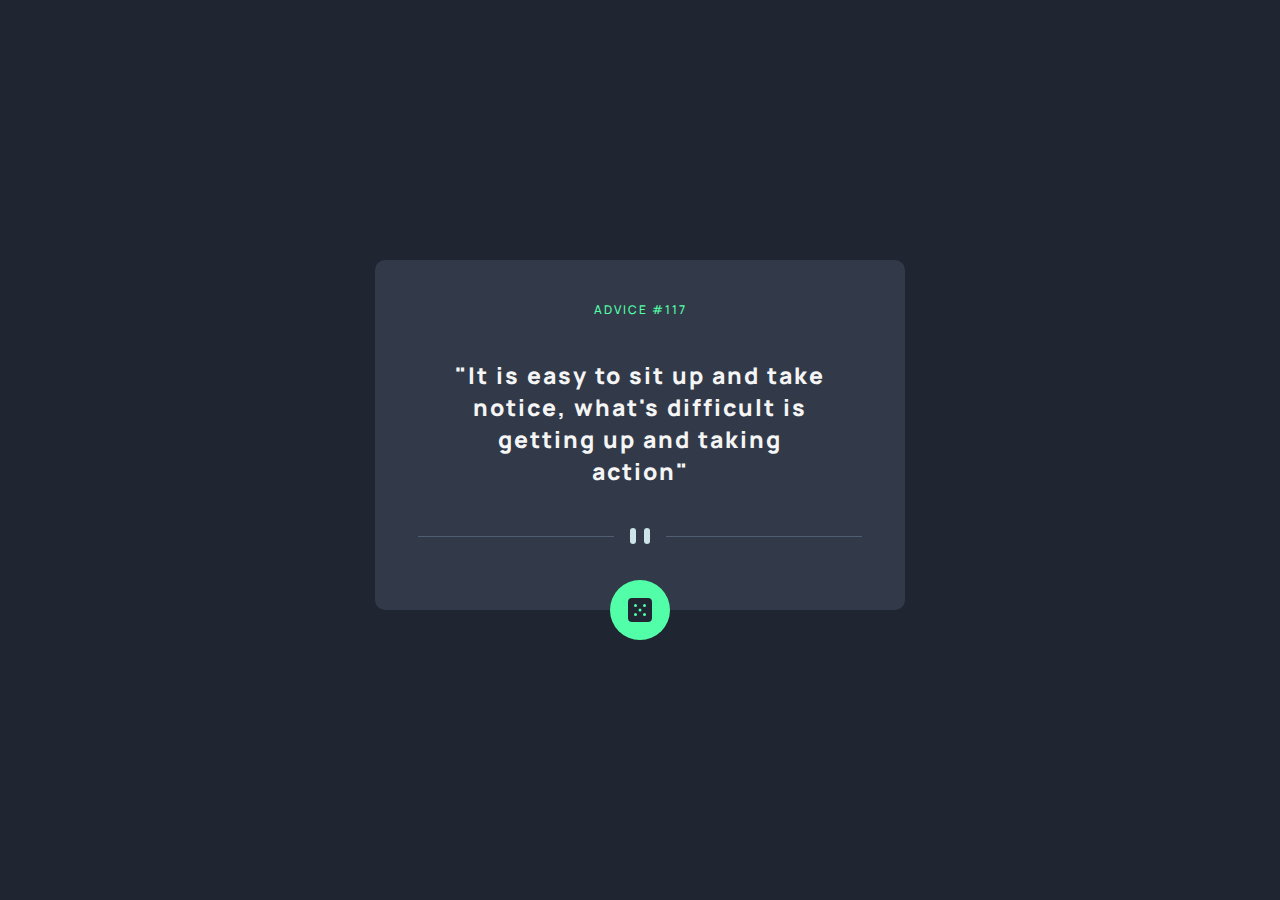
<file: App-gerador-conselhos/index.html>
<!DOCTYPE html>
<html lang="en">

<head>
  <meta charset="UTF-8">
  <meta name="viewport" content="width=device-width, initial-scale=1.0">
  <link rel="icon" type="image/png" sizes="32x32" href="./src/images/favicon-32x32.png">
  <link rel="stylesheet" href="./src/css/reset.css">
  <link rel="stylesheet" href="./src/css/style.css">
  <link rel="preconnect" href="https://fonts.googleapis.com">
  <link rel="preconnect" href="https://fonts.gstatic.com" crossorigin>
  <link href="https://fonts.googleapis.com/css2?family=Manrope:wght@200..800&display=swap" rel="stylesheet">
  <title>Frontend Mentor | Advice generator app</title>
</head>

<body>
  <main class="container">
    <div class="gerador-conselho">
      <span>ADVICE #117</span>
      <p>"It is easy to sit up and take notice, what's difficult is getting up and taking action"</p>
      <picture>
        <source media="(max-width: 576px)" srcset="./src/images/pattern-divider-mobile.svg">
        <img src="./src/images/pattern-divider-desktop.svg" alt="Pattern divider">
      </picture>
    </div>
    <button><img src="./src/images/icon-dice.svg" alt="Change button"></button>
  </main>
</body>

</html>
</file>
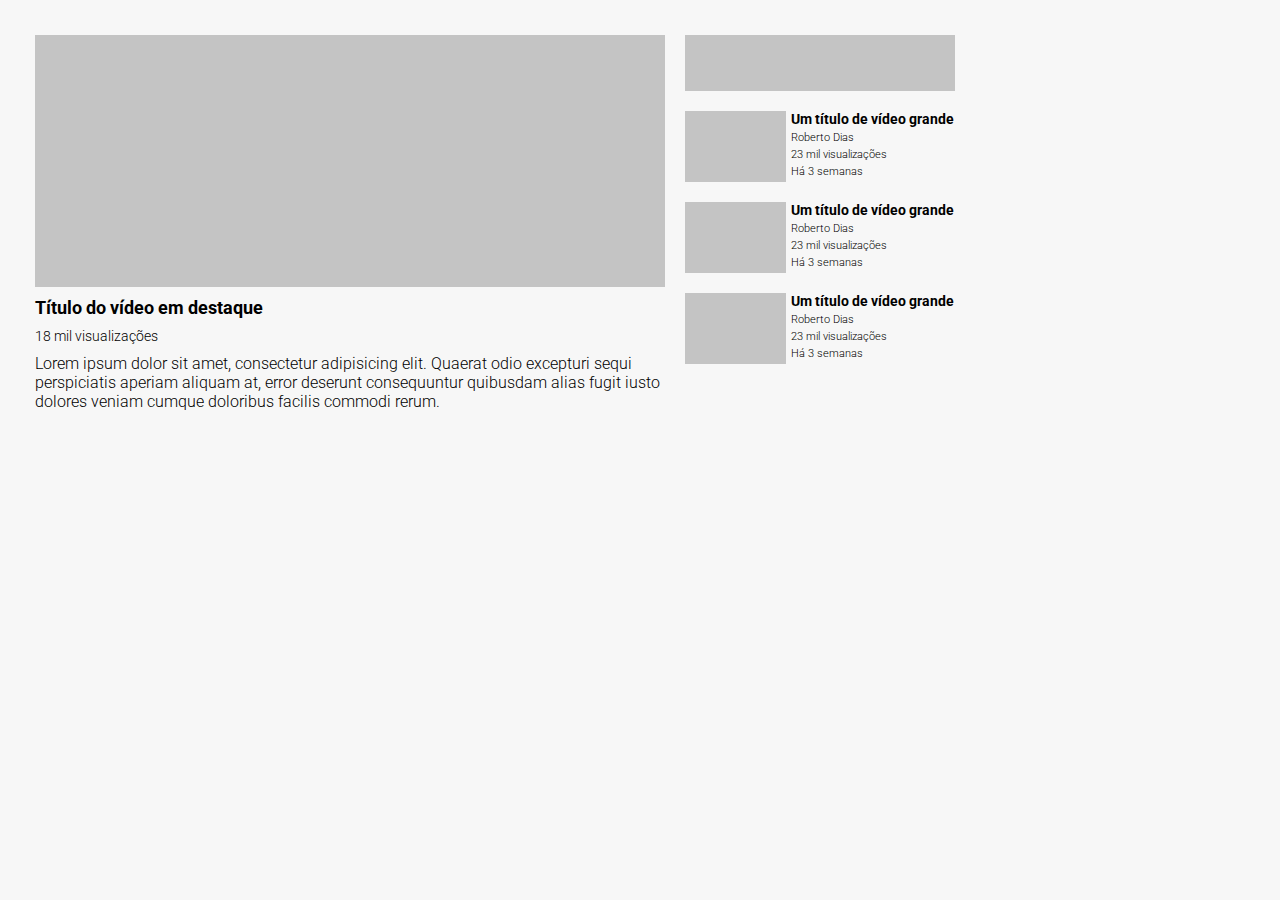
<file: Layout-YouTube/index.html>
<!DOCTYPE html>
<html lang="en">

<head>
    <meta charset="UTF-8">
    <meta name="viewport" content="width=device-width, initial-scale=1.0">
    <link rel="stylesheet" href="./src/css/reset.css">
    <link rel="stylesheet" href="./src/css/style.css">
    <link rel="preconnect" href="https://fonts.googleapis.com">
    <link rel="preconnect" href="https://fonts.gstatic.com" crossorigin>
    <link
        href="https://fonts.googleapis.com/css2?family=Roboto:ital,wdth,wght@0,75..100,100..900;1,75..100,100..900&display=swap"
        rel="stylesheet">
    <title>YouTube</title>
</head>

<body>
    <div class="container">
        <section class="secao-principal">
            <img src="./src/images/Retangulo-543x217.png" alt="Vídeo em destaque">
            <h1>Título do vídeo em destaque</h1>
            <span>18 mil visualizações</span>
            <p>Lorem ipsum dolor sit amet, consectetur adipisicing elit. Quaerat odio excepturi sequi perspiciatis
                aperiam aliquam at, error deserunt consequuntur quibusdam alias fugit iusto dolores veniam cumque
                doloribus facilis commodi rerum.</p>
        </section>

        <aside class="aside">
            <img src="./src/images/Propaganda.png" alt="Propaganda">
            <div class="video-lateral">
                <img src="./src/images/Retangulo-101x71.png" alt="Vídeo sugerido">
                <div class="info-video">
                    <h1>Um título de vídeo grande</h1>
                    <span>Roberto Dias</span>
                    <span>23 mil visualizações</span>
                    <span>Há 3 semanas</span>
                </div>
            </div>
            <div class="video-lateral">
                <img src="./src/images/Retangulo-101x71.png" alt="Vídeo sugerido">
                <div class="info-video">
                    <h1>Um título de vídeo grande</h1>
                    <span>Roberto Dias</span>
                    <span>23 mil visualizações</span>
                    <span>Há 3 semanas</span>
                </div>
            </div>
            <div class="video-lateral">
                <img src="./src/images/Retangulo-101x71.png" alt="Vídeo sugerido">
                <div class="info-video">
                    <h1>Um título de vídeo grande</h1>
                    <span>Roberto Dias</span>
                    <span>23 mil visualizações</span>
                    <span>Há 3 semanas</span>
                </div>
            </div>
        </aside>
    </div>
</body>

</html>
</file>
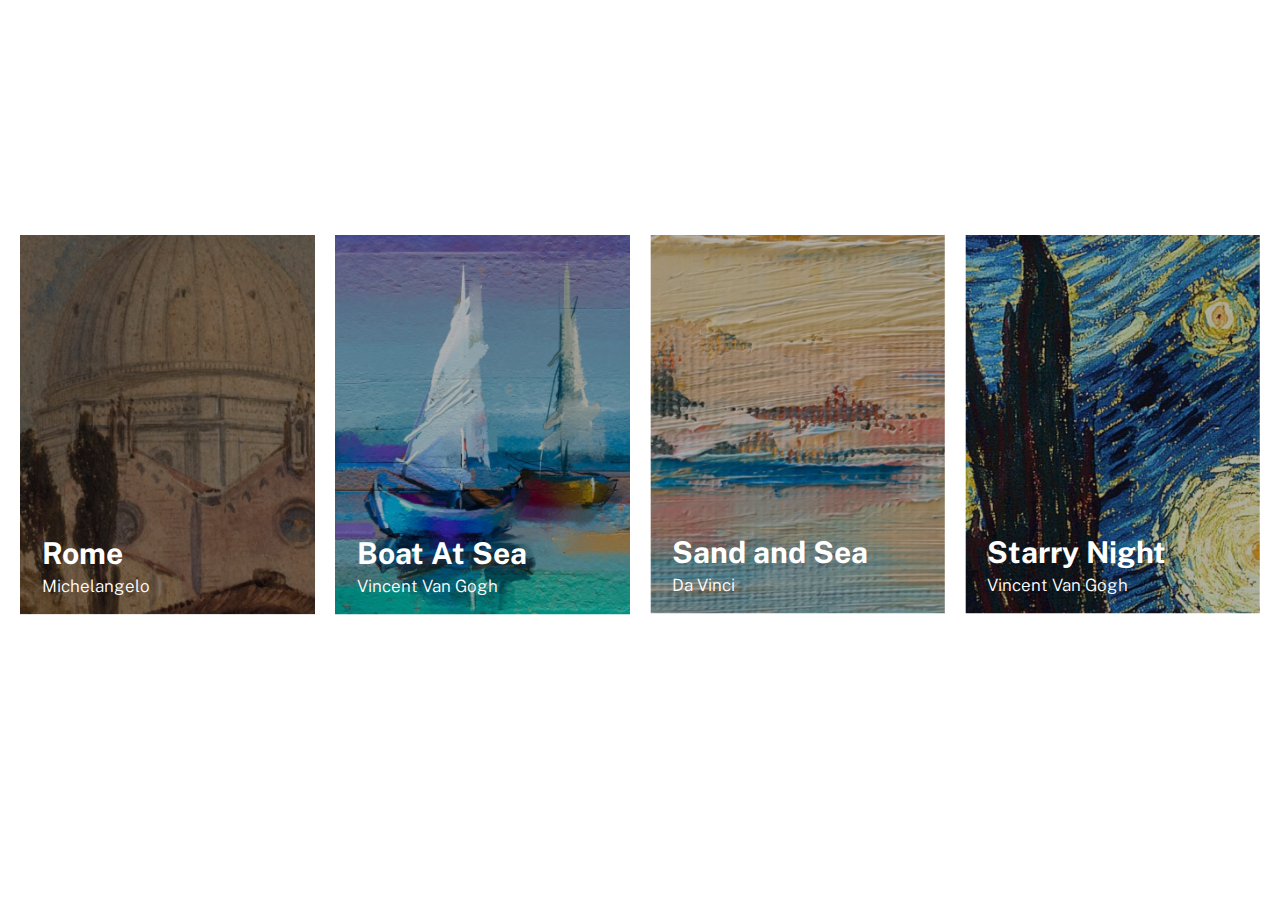
<file: Lista-de-pinturas/index.html>
<!DOCTYPE html>
<html lang="en">

<head>
    <meta charset="UTF-8">
    <meta name="viewport" content="width=device-width, initial-scale=1.0">
    <link rel="stylesheet" href="./src/css/reset.css">
    <link rel="stylesheet" href="./src/css/responsive.css">
    <link rel="stylesheet" href="./src/css/style.css">
    <link rel="preconnect" href="https://fonts.googleapis.com">
    <link rel="preconnect" href="https://fonts.gstatic.com" crossorigin>
    <link href="https://fonts.googleapis.com/css2?family=Public+Sans:ital,wght@0,100..900;1,100..900&display=swap"
        rel="stylesheet">
    <title>Lista de pinturas</title>
</head>

<body>
    <main class="container">
        <section>
            <img src="./src/imagens/rome.png" alt="Pintura Rome">
            <h1>Rome</h1>
            <h2>Michelangelo</h2>
        </section>

        <section>
            <img src="./src/imagens/boat.png" alt="Pintura Boat">
            <h1>Boat At Sea</h1>
            <h2>Vincent Van Gogh</h2>
        </section>

        <section>
            <img src="src/imagens/sand-and-sea.png" alt="Pintura Sand and Sea">
            <h1>Sand and Sea</h1>
            <h2>Da Vinci</h2>
        </section>

        <section>
            <img src="src/imagens/starry-night.png" alt="Pintura Starry Night">
            <h1>Starry Night</h1>
            <h2>Vincent Van Gogh</h2>
        </section>
    </main>
</body>

</html>
</file>
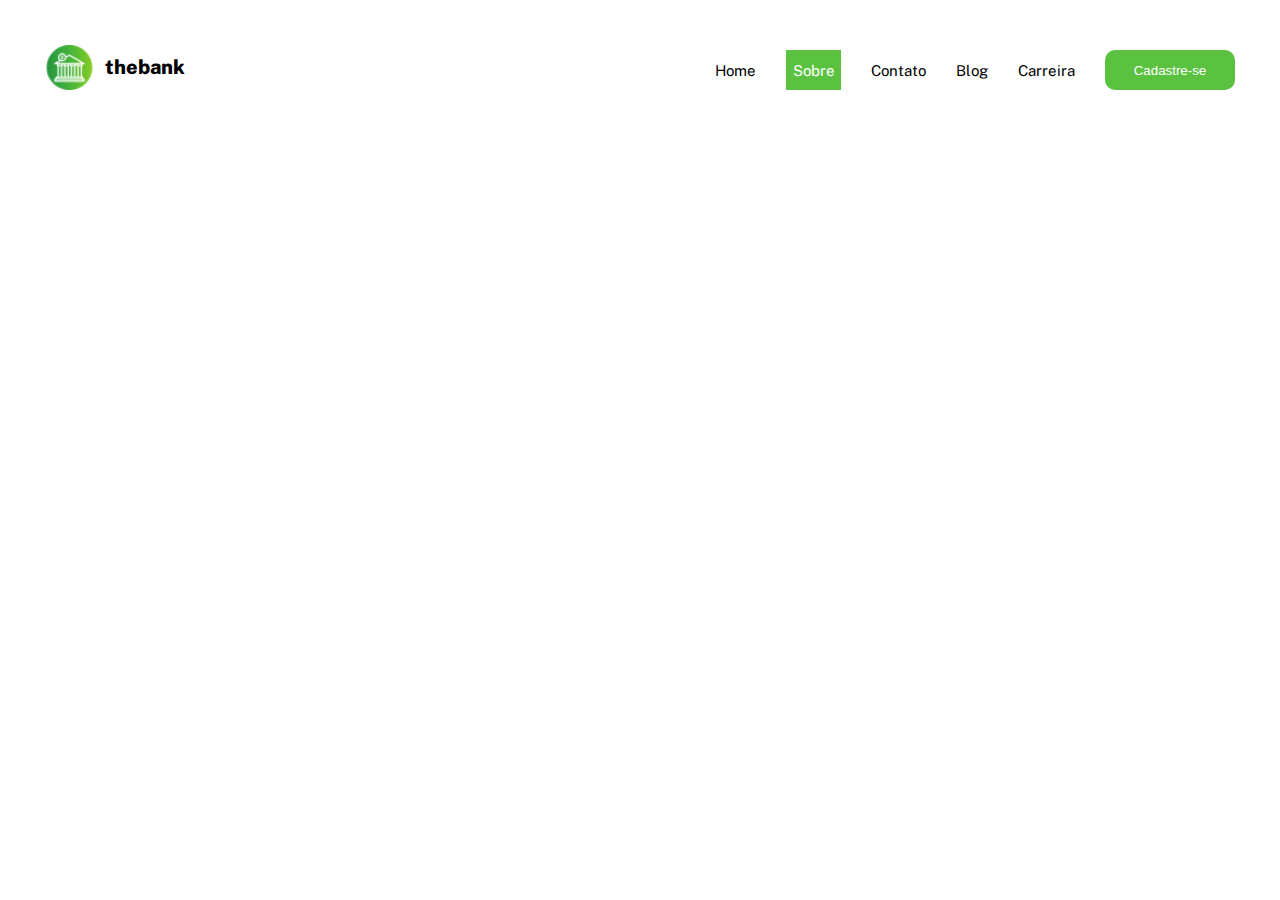
<file: Menu/index.html>
<!DOCTYPE html>
<html lang="en">

<head>
    <meta charset="UTF-8">
    <meta name="viewport" content="width=device-width, initial-scale=1.0">
    <link rel="stylesheet" href="./src/css/style.css">
    <link rel="stylesheet" href="./src/css/reset.css">
    <link rel="stylesheet" href="./src/css/responsive.css">
    <link rel="preconnect" href="https://fonts.googleapis.com">
    <link rel="preconnect" href="https://fonts.gstatic.com" crossorigin>
    <link href="https://fonts.googleapis.com/css2?family=Public+Sans:ital,wght@0,100..900;1,100..900&display=swap"
        rel="stylesheet">
    <link rel="shortcut icon" href="./src/images/logo.png" type="image/x-icon">
    <title>thebank</title>
</head>

<body>
    <header>
        <section>
            <img src="./src/images/logo.png" alt="Logo">
            <h2>thebank</h2>
        </section>

        <nav>
            <ul>
                <li><a href="/home">Home</a></li>
                <li class="sobre"><a href="/sobre" class="link-sobre">Sobre</a></li>
                <li><a href="/contato">Contato</a></li>
                <li><a href="/blog">Blog</a></li>
                <li><a href="/carreira">Carreira</a></li>
            </ul>

            <button>Cadastre-se</button>
        </nav>

    </header>

</body>

</html>
</file>
<file: App-gerador-conselhos/src/css/style.css>
body {
    background-color: hsl(218, 23%, 16%);
    font-family: Manrope;
    font-weight: 800;
    color: hsl(150, 100%, 66%);
}

main.container {
    height: 100vh;
    width: 100vw;
    display: flex;
    flex-direction: column;
    justify-content: center;
    align-items: center;
}

div.gerador-conselho {
    background-color: hsl(217, 19%, 24%);
    border-radius: 10px;
    display: flex;
    flex-direction: column;
    align-items: center;
    width: 530px;
    height: 350px;
    justify-content: space-evenly;
    padding-bottom: 20px;
    margin-bottom: -30px;
    padding-left: 80px;
    padding-right: 80px;
    letter-spacing: 2px;
}

div.gerador-conselho span {
    font-size: 12px;
    font-weight: 500;
}

div.gerador-conselho p {
    text-align: center;
    color: whitesmoke;
    font-size: 23px;
}

button {
    display: flex;
    align-items: center;
    justify-content: center;
    width: 60px;
    height: 60px;
    background-color: hsl(150, 100%, 66%);
    border: none;
    border-radius: 50%;
}

button:hover {
    cursor: pointer;
    box-shadow: 0px 5px 15px hsl(150, 100%, 66%);
}

@media (max-width: 576px) {
    div.gerador-conselho {
        width: 350px;
        height: 400px;
        padding-left: 20px;
        padding-right: 20px;
    }
}
</file>
<file: Layout-YouTube/src/css/style.css>
body {
    height: 100vh;
    font-family: Roboto;
    background-color: #F7F7F7;
}

.container {
    display: grid;
    grid: "secao-principal aside" 100% / 650px 270px;
    padding: 35px;
}

.secao-principal {
    grid-area: secao-principal;
    display: flex;
    flex-direction: column;
    gap: 10px;
    margin-right: 20px;
}

.aside {
    grid-area: aside;
    display: flex;
    flex-direction: column;
    gap: 20px;
}

.secao-principal h1 {
    font-weight: 700;
    font-size: 18px;
}

.secao-principal span {
    font-weight: 300;
    font-size: 14px;
}

.secao-principal p {
    font-weight: 300;
    font-size: 16px;
}

.video-lateral {
    display: flex;
    gap: 5px;
}

.video-lateral img {
    width: 101px;
    height: 71px;
}

.info-video {
    display: flex;
    flex-direction: column;
    gap: 4px;
}

.info-video h1 {
    font-weight: 700;
    font-size: 14px;
}

.info-video span {
    font-weight: 300;
    font-size: 11px;
}
</file>
<file: Lista-de-pinturas/src/css/responsive.css>
body {
    font-family: Public Sans, sans-serif;
    width: 100%;
    height: 100%;
}

.container {
    display: flex;
    flex-direction: column;
    align-items: center;
    justify-content: center;
    gap: 1px;
    padding: 45px 20px;
}

section {
    display: flex;
    flex-direction: column;
    align-items: flex-start;
    height: 430px;
    width: 335px;
}

section img {
    width: 100%;
    height: 430px;
}

section h1 {
    color: #ffffff;
    font-size: 30px;
    font-weight: 700;
    /* transform: translateY(-100px);
    margin-left: 22px; */
    position: relative;
    left: 22px;
    bottom: 80px;
}

section h2 {
    color: #ffffff;
    font-size: 17px;
    font-weight: 300;
    /* transform: translateY(-95px);
    margin-left: 22px; */
    position: relative;
    left: 22px;
    bottom: 75px;
}
</file>
<file: Lista-de-pinturas/src/css/style.css>
@media (min-width: 890px) {
    .container {
        flex-direction: row;
        gap: 20px;
    }

    main {
        display: flex;
        align-items: center;
        min-height: 100vh;
    }
}
</file>
<file: Menu/src/css/style.css>
header {
    display: flex;
    font-family: Public sans;
    font-size: 15px;
    font-weight: 400px;
    width: 100vw;
}

section {
    display: flex;
}

img {
    width: 50px;
    height: 45px;
    margin-top: 45px;
    margin-left: 45px;
}

h2 {
    font-weight: 800;
    font-size: 20px;
    margin-top: 55px;
    margin-left: 10px;
}

nav {
    display: flex;
    justify-content: flex-end;
    width: 100%;
    height: 140px;
    align-items: center;
    gap: 30px;
    padding: 45px;
}

ul {
    display: flex;
    gap: 30px;
    align-items: center;
}

li.sobre {
    background-color: #5BC241;
    width: 55px;
    height: 40px;
    display: flex;
    justify-content: center;
    align-items: center;
}

a.link-sobre {
    color: white;
}

nav button {
    width: 130px;
    height: 40px;
    background-color: #5BC241;
    border: none;
    border-radius: 10px;
    color: white;
    font-weight: 300;
    cursor: pointer;
}
</file>
<file: Menu/src/css/responsive.css>
@media (max-width: 760px) {
    header {
        flex-direction: column;
        align-items: center;
        height: 100vh;
        font-size: 40px;
    }

    nav {
        flex-direction: column;
        height: 100%;
    }

    ul {
        flex-direction: column;
    }

    h2 {
        font-size: 40px;
        margin: 0;
    }

    img {
        margin: 0;
    }

    section {
        width: 100%;
        height: 200px;
        display: flex;
        justify-content: center;
        align-items: center;
        gap: 8px;
    }

    nav {
        padding: 0;
        justify-content: center;
    }

    nav button {
        width: 151px;
        height: 55px;
        font-size: 18px;
    }

    li.sobre {
        width: 230px;
        height: 80px;
    }
}
</file>
